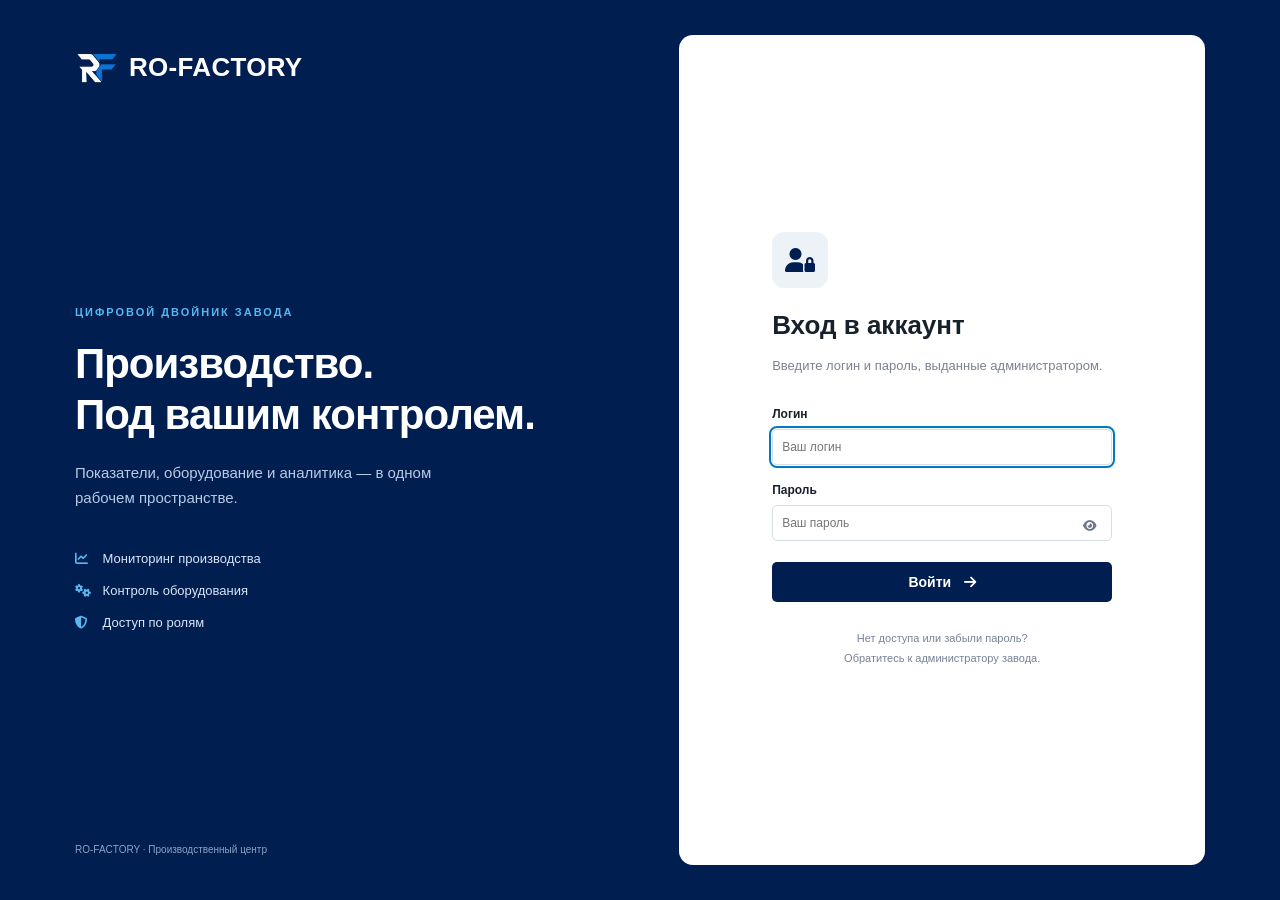
<file: static/login.html>
<!doctype html>
<html lang="ru">
  <head>
    <meta charset="utf-8" />
    <meta name="viewport" content="width=device-width,initial-scale=1" />
    <meta name="theme-color" content="#001e50" />
    <title>Вход · RO-FACTORY</title>
    <link rel="icon" href="/static/assets/ro-factory-logo.png" />
    <link rel="stylesheet" href="/static/vendor/fontawesome/css/all.min.css" />
    <link rel="stylesheet" href="/static/styles.css" />
  </head>
  <body class="login-body">
    <main class="login-layout">
      <section class="login-story">
        <a class="brand" href="/login"
          ><img
            class="brand-logo"
            src="/static/assets/ro-factory-logo.png"
            alt=""
          /><span>RO-FACTORY</span></a
        >
        <div>
          <span class="login-eyebrow">ЦИФРОВОЙ ДВОЙНИК ЗАВОДА</span>
          <h1>Производство.<br />Под вашим контролем.</h1>
          <p>
            Показатели, оборудование и аналитика — в одном рабочем пространстве.
          </p>
          <div class="login-features">
            <span
              ><i class="fa-solid fa-chart-line" aria-hidden="true"></i>
              Мониторинг производства</span
            ><span
              ><i class="fa-solid fa-gears" aria-hidden="true"></i> Контроль
              оборудования</span
            ><span
              ><i class="fa-solid fa-shield-halved" aria-hidden="true"></i>
              Доступ по ролям</span
            >
          </div>
        </div>
        <small>RO-FACTORY · Производственный центр</small>
      </section>
      <section class="login-card">
        <div class="login-card-inner">
          <span class="login-icon"
            ><i class="fa-solid fa-user-lock" aria-hidden="true"></i
          ></span>
          <h2>Вход в аккаунт</h2>
          <p class="muted">Введите логин и пароль, выданные администратором.</p>
          <form id="login-form" class="account-form">
            <label
              >Логин<input
                name="username"
                autocomplete="username"
                required
                maxlength="80"
                placeholder="Ваш логин"
                autofocus /></label
            ><label
              >Пароль
              <div class="password-field">
                <input
                  id="login-password"
                  name="password"
                  type="password"
                  autocomplete="current-password"
                  required
                  maxlength="128"
                  placeholder="Ваш пароль"
                /><button
                  type="button"
                  id="password-toggle"
                  aria-label="Показать пароль"
                  aria-pressed="false"
                >
                  <i class="fa-solid fa-eye" aria-hidden="true"></i>
                </button></div
            ></label>
            <p id="login-error" class="form-error" role="alert" hidden></p>
            <button class="submit-button" type="submit" id="login-submit">
              Войти <i class="fa-solid fa-arrow-right" aria-hidden="true"></i>
            </button>
          </form>
          <p class="login-help">
            Нет доступа или забыли пароль?<br />Обратитесь к администратору
            завода.
          </p>
        </div>
      </section>
    </main>
    <script src="/static/login.js"></script>
  </body>
</html>
</file>
<file: static/styles.css>
* {
  box-sizing: border-box;
}
:root {
  --blue: #007bc1;
  --sky: #001e50;
  --bg: #edf2f7;
  --green: #00875b;
  --orange: #bd6500;
  --red: #c52b35;
}
body {
  margin: 0;
  background: var(--bg);
  font:
    14px Arial,
    sans-serif;
  color: #17212b;
}
button,
a {
  -webkit-tap-highlight-color: transparent;
}
button {
  font: inherit;
  cursor: pointer;
  border: 0;
  border-radius: 5px;
  padding: 8px 12px;
  background: var(--bg);
  color: var(--blue);
}
button:hover {
  filter: brightness(0.96);
}
button:disabled {
  opacity: 0.5;
  cursor: default;
}
a {
  color: var(--blue);
}
button:focus-visible,
a:focus-visible {
  outline: 3px solid #008dcc;
  outline-offset: 3px;
}
.header {
  background: var(--sky);
  color: white;
}
.header-inner {
  max-width: 1120px;
  margin: auto;
  height: 65px;
  display: flex;
  align-items: center;
  justify-content: space-between;
  padding: 0 10px;
}
.brand {
  display: flex;
  align-items: center;
  gap: 10px;
  color: white;
  text-decoration: none;
  font-size: 26px;
  font-weight: 800;
}
.brand svg {
  width: 44px;
  height: 44px;
}
.profile {
  display: flex;
  align-items: center;
  gap: 16px;
  font-weight: bold;
}
.avatar {
  width: 40px;
  height: 40px;
  background: white;
  border-radius: 50%;
  position: relative;
}
.avatar i {
  position: absolute;
  right: 0;
  bottom: 0;
  width: 12px;
  height: 12px;
  border-radius: 50%;
  background: var(--green);
  border: 2px solid white;
}
.layout {
  max-width: 1120px;
  margin: 14px auto 30px;
  padding: 0 10px;
  display: grid;
  grid-template-columns: 202px minmax(0, 1fr) 202px;
  gap: 14px;
  align-items: stretch;
  min-height: calc(100vh - 110px);
}
.sidebar,
.kpi-sidebar,
.panel {
  background: white;
  border-radius: 11px;
}
.sidebar {
  padding: 18px 11px;
  display: flex;
  flex-direction: column;
}
.sidebar nav {
  display: grid;
  gap: 7px;
}
.sidebar nav a {
  padding: 11px 12px;
  display: flex;
  align-items: center;
  gap: 10px;
  font-size: 17px;
  color: #111;
  text-decoration: none;
  border-radius: 7px;
  font-weight: bold;
}
.sidebar nav a.active {
  color: white;
  background: var(--sky);
}
.sidebar-bottom {
  margin-top: auto;
  padding-top: 30px;
  color: #79818d;
  font-size: 11px;
}
.sidebar-bottom button {
  display: block;
  width: 100%;
  margin-top: 9px;
  font-size: 11px;
}
.live-dot,
.active-label:before {
  display: inline-block;
  content: "";
  width: 10px;
  height: 10px;
  border-radius: 50%;
  background: var(--green);
  margin-right: 4px;
}
main {
  min-width: 0;
  display: flex;
  flex-direction: column;
  gap: 14px;
}
.panel {
  padding: 14px;
  min-width: 0;
}
.panel-title {
  display: flex;
  justify-content: space-between;
  align-items: center;
  gap: 8px;
  margin-bottom: 8px;
}
h2,
h3 {
  font-size: 16px;
  margin: 0;
}
h3 {
  font-size: 14px;
}
.active-label {
  color: var(--green);
  font-weight: bold;
  white-space: nowrap;
}
.rule {
  height: 5px;
  border-radius: 3px;
  background: var(--blue);
  margin-bottom: 9px;
}
.stage-grid,
.summary-grid {
  display: grid;
  grid-template-columns: repeat(3, minmax(0, 1fr));
  gap: 16px;
  background: var(--bg);
  padding: 7px;
  border-radius: 10px;
}
.stage {
  background: white;
  border: 2px solid transparent;
  border-radius: 7px;
  padding: 10px 5px;
  text-align: center;
  min-width: 0;
  color: #111;
}
.stage.selected {
  border-color: var(--blue);
}
.stage.warning,
.stage.critical {
  background: #fff3e0;
}
.stage.critical strong {
  color: var(--red);
}
.stage strong {
  display: block;
  font-size: 27px;
  color: var(--green);
  margin: 14px 0;
}
.stage.warning strong {
  color: var(--orange);
}
.stage b {
  font-size: 10px;
  text-transform: uppercase;
}
.stage small {
  font-size: 10px;
}
.flow-stats,
.detail-stats {
  display: flex;
  gap: 15px;
  flex-wrap: wrap;
  margin-top: 17px;
  font-size: 10px;
}
.flow-stats b,
.detail-stats b {
  color: var(--blue);
}
.empty {
  min-height: 270px;
  text-align: center;
  padding: 24px 8px;
}
.empty p {
  margin: 3px 0 24px;
}
.sad {
  background: #a4a7af;
  color: white;
  font-size: 48px;
  width: 66px;
  height: 66px;
  border-radius: 50%;
  display: grid;
  place-content: center;
  margin: auto;
}
.cols {
  display: grid;
  grid-template-columns: 1fr 1fr;
  gap: 14px;
}
.chart-wrap {
  height: 200px;
}
.chart-wrap canvas {
  width: 100%;
  height: 100%;
}
.chart-legend {
  display: flex;
  gap: 12px;
  flex-wrap: wrap;
  font-size: 10px;
}
.chart-legend i {
  display: inline-block;
  width: 7px;
  height: 7px;
  border-radius: 50%;
  margin-right: 5px;
}
.insight {
  padding: 12px;
  background: var(--bg);
  border-radius: 6px;
  margin: 8px 0;
  display: flex;
  gap: 8px;
}
.insight.high {
  background: #fff4e4;
}
.insight h3 {
  font-size: 12px;
}
.insight p {
  font-size: 11px;
  line-height: 1.5;
  margin: 6px 0;
}
.insight-mark {
  color: var(--orange);
  font-size: 20px;
}
.alert-box {
  font-size: 11px;
  line-height: 1.6;
  padding: 9px;
  border-radius: 6px;
  background: #edf7f2;
}
.alert-box.has-alert {
  background: #fff3d7;
}
.text-button {
  font-size: 11px;
  padding: 0;
  background: none;
  text-decoration: underline;
}
.kpi-sidebar {
  padding: 16px;
}
.kpi h3 {
  margin: 0 0 10px;
  font-size: 16px;
}
.kpi > div {
  background: var(--bg);
  border-radius: 7px;
  padding: 10px;
  text-align: center;
  color: var(--blue);
  font-size: 18px;
}
.kpi {
  margin-bottom: 13px;
}
.kpi small,
.period {
  font-size: 10px;
  color: #79818d;
  display: block;
  margin-top: 5px;
}
.kpi-sidebar > button {
  width: 100%;
  margin-top: 12px;
}
.muted,
.subline {
  color: #7b8290;
  font-size: 11px;
  line-height: 1.6;
}
.subline {
  margin-bottom: 7px;
}
.detail-title {
  font-size: 17px;
  font-weight: bold;
  margin: 12px 0;
}
.detail-title small {
  display: block;
  font-size: 11px;
  color: #7b8290;
  margin-top: 5px;
}
.metrics {
  display: grid;
  grid-template-columns: repeat(3, 1fr);
  gap: 8px;
}
.metric {
  padding: 16px 8px;
  background: var(--bg);
  border-radius: 7px;
  text-align: center;
}
.metric strong {
  display: block;
  font-size: 22px;
  color: var(--blue);
  margin-bottom: 7px;
}
.metric small {
  font-size: 10px;
}
.event-row {
  display: flex;
  gap: 9px;
  padding: 10px 0;
  border-bottom: 1px solid var(--bg);
  align-items: start;
}
.event-icon {
  color: var(--green);
}
.event-icon.critical {
  color: var(--red);
}
.event-icon.warning {
  color: var(--orange);
}
.event-copy {
  flex: 1;
  font-size: 11px;
}
.event-copy p {
  color: #79818d;
  font-size: 10px;
  margin: 4px 0;
}
.event-time {
  font-size: 10px;
  color: #79818d;
}
.event-empty {
  font-size: 12px;
  padding: 18px;
  color: #79818d;
}
.table-wrap {
  overflow: auto;
  background: var(--bg);
  border-radius: 8px;
  padding: 7px;
  min-height: 290px;
}
table {
  width: 100%;
  border-collapse: separate;
  border-spacing: 0 6px;
  font-size: 11px;
}
th {
  text-align: left;
  font-weight: normal;
  padding: 8px;
  white-space: nowrap;
}
td {
  background: white;
  padding: 12px 8px;
}
td:first-child {
  border-radius: 6px 0 0 6px;
}
td:last-child {
  border-radius: 0 6px 6px 0;
}
.pill {
  padding: 4px 7px;
  border-radius: 4px;
  background: #fff3e0;
  white-space: nowrap;
}
.pill.bad {
  color: var(--red);
}
.pill.good {
  color: #00875b;
}
.plan-summary {
  display: flex;
  justify-content: space-between;
  font-size: 12px;
  margin: 15px 0;
}
.plan-summary strong {
  display: block;
  font-size: 26px;
  color: var(--blue);
}
.plan-progress {
  background: var(--bg);
  height: 8px;
  border-radius: 5px;
  overflow: hidden;
}
.plan-progress > div {
  height: 100%;
  background: var(--sky);
}
.plan-row {
  display: grid;
  grid-template-columns: 90px 1fr 45px;
  align-items: center;
  gap: 8px;
  margin: 15px 0;
  font-size: 11px;
}
.plan-bar {
  height: 8px;
  background: var(--bg);
  border-radius: 5px;
}
.plan-bar i {
  display: block;
  height: 100%;
  background: var(--sky);
  border-radius: 5px;
}
.plan-add {
  font-size: 9px;
  color: #7b8290;
  margin-top: 4px;
}
.plan-gap {
  color: var(--orange);
  max-width: 130px;
}
dialog {
  border: 0;
  border-radius: 12px;
  padding: 30px;
  width: min(420px, 90vw);
}
dialog::backdrop {
  background: #13344966;
}
.dialog-close {
  float: right;
}
.scenario-options {
  display: grid;
  gap: 12px;
}
.toast {
  position: fixed;
  bottom: 22px;
  left: 50%;
  transform: translate(-50%, 15px);
  background: #12374c;
  color: white;
  padding: 13px 22px;
  border-radius: 8px;
  opacity: 0;
  pointer-events: none;
  transition: 0.2s;
  max-width: 90vw;
  z-index: 10;
}
.toast.show {
  opacity: 1;
  transform: translate(-50%, 0);
}
@media (min-width: 1400px) {
  .layout,
  .header-inner {
    max-width: 1240px;
  }
  .layout {
    grid-template-columns: 210px minmax(0, 1fr) 210px;
  }
}
@media (max-width: 950px) {
  .layout {
    grid-template-columns: 172px minmax(0, 1fr) 160px;
  }
  .sidebar nav a {
    font-size: 14px;
    padding: 10px 8px;
  }
  .cols {
    grid-template-columns: 1fr;
  }
  .stage-grid {
    gap: 6px;
  }
  .kpi-sidebar {
    padding: 12px;
  }
}
@media (max-width: 720px) {
  .header-inner {
    height: 60px;
  }
  .brand {
    font-size: 21px;
  }
  .brand svg {
    width: 35px;
  }
  .profile > span:first-child {
    display: none;
  }
  .layout {
    grid-template-columns: minmax(0, 1fr);
    margin-top: 10px;
  }
  .sidebar {
    padding: 8px;
  }
  .sidebar nav {
    grid-template-columns: repeat(3, 1fr);
    gap: 3px;
  }
  .sidebar nav a {
    font-size: 11px;
    gap: 5px;
    padding: 10px 5px;
    justify-content: center;
  }
  .sidebar-bottom {
    display: flex;
    align-items: center;
    gap: 8px;
    padding-top: 9px;
  }
  .sidebar-bottom button {
    width: auto;
    margin: 0;
  }
  .kpi-sidebar {
    display: grid;
    grid-template-columns: 1fr 1fr;
    gap: 10px;
  }
  .kpi {
    margin: 0;
  }
  .kpi h3 {
    font-size: 13px;
  }
  .kpi > div {
    font-size: 16px;
  }
  .panel {
    padding: 12px;
  }
  .stage strong {
    font-size: 23px;
  }
  .stage b {
    font-size: 9px;
  }
  .cols {
    grid-template-columns: 1fr;
  }
  .event-time {
    max-width: 65px;
  }
  .metrics {
    gap: 5px;
  }
  .metric strong {
    font-size: 18px;
  }
}
/* Font Awesome icon alignment */
.sidebar nav a > .fa-solid {
  width: 18px;
  text-align: center;
  flex-shrink: 0;
}
.panel-title h2 > .fa-solid,
.kpi h3 > .fa-solid {
  margin-right: 4px;
}
.sad .fa-solid {
  font-size: 64px;
}
.event-icon .fa-solid {
  width: 14px;
  text-align: center;
}

/* Precision automotive palette and reference chart layout */
.header {
  border-bottom: 1px solid #173961;
}
.sidebar,
.kpi-sidebar,
.panel {
  border: 1px solid #e3e8ee;
  box-shadow: 0 1px 2px #001e5005;
}
.rule {
  height: 4px;
}
.sidebar nav a.active {
  background: var(--sky);
}
.sidebar nav a:hover:not(.active) {
  background: var(--bg);
}
.stage.selected {
  box-shadow: 0 0 0 1px var(--blue);
}
.stage strong {
  color: var(--green);
}
.panel-title h2 {
  line-height: 1.4;
}
.kpi > div {
  font-weight: 600;
}
.avatar {
  background: #f1f5f9;
}
.chart-wrap {
  height: 190px;
}
.chart-wrap #output-chart {
  width: 100%;
  height: 100%;
}
#output-chart svg {
  width: 100%;
  height: 100%;
  display: block;
}
#output-chart text {
  font:
    10px Arial,
    sans-serif;
  fill: #66778a;
}
.chart-grid {
  stroke: #e0e5eb;
  stroke-width: 1;
}
.chart-line {
  fill: none;
  stroke: var(--blue);
  stroke-width: 1.7;
  stroke-linecap: round;
  stroke-linejoin: round;
}
.chart-point {
  fill: white;
  stroke: var(--blue);
  stroke-width: 1.4;
}
.chart-point:hover {
  fill: var(--blue);
  r: 5;
}
select {
  font:
    11px Arial,
    sans-serif;
  color: var(--blue);
  border: 0;
  border-radius: 4px;
  background: var(--bg);
  padding: 6px 8px;
  max-width: 130px;
}
.chart-empty {
  height: 100%;
  display: grid;
  place-items: center;
  font-size: 12px;
  color: #66778a;
}
.cols > .panel {
  height: 100%;
}
.production-bottom {
  grid-template-columns: 1.25fr 1fr;
}
.plan-fact {
  display: grid;
  gap: 18px;
  margin: 18px 0;
}
.fact-row > div:first-child {
  display: flex;
  justify-content: space-between;
  gap: 8px;
  font-size: 11px;
  margin-bottom: 7px;
}
.fact-row b {
  font-weight: 500;
}
.fact-row span {
  color: #66778a;
}
.fact-track {
  height: 18px;
  background: var(--bg);
  border-radius: 4px;
  overflow: hidden;
}
.fact-track span {
  height: 100%;
  display: block;
  background: var(--blue);
  border-radius: 4px;
}
.fact-legend {
  display: flex;
  align-items: center;
  gap: 6px;
  color: #66778a;
  font-size: 10px;
}
.fact-legend i {
  width: 8px;
  height: 8px;
  background: var(--blue);
  border-radius: 2px;
}
.fact-legend i:nth-of-type(2) {
  background: var(--bg);
  margin-left: 9px;
  border: 1px solid #d2dce6;
}
.bottleneck {
  padding: 9px;
  border: 1px solid #d9e1e9;
  border-radius: 5px;
  background: #f5f7fa;
  margin-bottom: 8px;
}
.bottleneck.warning {
  background: #fff4e4;
  border-color: #e9c28a;
}
.bottleneck.critical {
  background: #fff0f0;
  border-color: #e5a5aa;
}
.bottleneck-heading {
  display: flex;
  justify-content: space-between;
  gap: 8px;
  font-size: 10px;
}
.bottleneck-heading a {
  font-size: 9px;
}
.bottleneck-metrics {
  display: grid;
  grid-template-columns: repeat(3, 1fr);
  gap: 8px;
  margin-top: 8px;
  font-size: 11px;
}
.bottleneck-metrics small {
  display: block;
  font-size: 8px;
  color: #6a7889;
  margin-bottom: 5px;
}
.brand-logo {
  height: 44px;
  width: 44px;
  object-fit: contain;
  flex-shrink: 0;
}
.brand > span {
  letter-spacing: 0.3px;
}
.sad {
  background: none;
  color: #a0a8b2;
}
.sidebar nav a > .fa-solid {
  font-size: 15px;
}
.insight-mark {
  color: var(--orange);
}
.event-row:last-child {
  border-bottom: 0;
}
@media (max-width: 950px) {
  .production-bottom {
    grid-template-columns: 1fr;
  }
}
@media (max-width: 720px) {
  .brand-logo {
    width: 36px;
    height: 36px;
  }
  .chart-wrap {
    height: 210px;
  }
}
.sidebar nav a {
  font-size: 15px;
  min-width: 0;
}
.sidebar nav a span {
  min-width: 0;
}
@media (max-width: 950px) {
  .sidebar nav a {
    font-size: 14px;
  }
}
@media (max-width: 720px) {
  .sidebar nav a {
    font-size: 11px;
  }
}
/* Accounts and authentication */
[hidden] {
  display: none !important;
}
.profile-menu {
  position: relative;
}
.profile-trigger {
  display: flex;
  align-items: center;
  gap: 13px;
  background: none;
  color: white;
  padding: 4px;
  max-width: 320px;
  font-weight: 600;
}
.profile-trigger > #header-name {
  max-width: 210px;
  overflow: hidden;
  text-overflow: ellipsis;
  white-space: nowrap;
}
.profile-trigger > .fa-chevron-down {
  font-size: 10px;
}
.avatar {
  display: grid;
  place-items: center;
  flex-shrink: 0;
  color: #001e50;
  font-size: 13px;
}
.profile-dropdown {
  position: absolute;
  right: 0;
  top: calc(100% + 12px);
  width: 230px;
  background: white;
  color: #17212b;
  border: 1px solid #dce4ed;
  border-radius: 10px;
  padding: 8px;
  box-shadow: 0 12px 35px #001e5024;
  z-index: 30;
}
.dropdown-identity {
  padding: 9px 10px 13px;
  border-bottom: 1px solid #e3e8ee;
  margin-bottom: 5px;
}
.dropdown-identity b {
  display: block;
  overflow-wrap: anywhere;
}
.dropdown-identity small {
  color: #758396;
  font-size: 11px;
  display: block;
  margin-top: 4px;
}
.profile-dropdown > a,
.profile-dropdown > button {
  display: flex;
  align-items: center;
  gap: 10px;
  padding: 11px 10px;
  border-radius: 6px;
  width: 100%;
  color: #17212b;
  text-decoration: none;
  font-size: 13px;
  background: white;
  text-align: left;
}
.profile-dropdown > a:hover,
.profile-dropdown > button:hover {
  background: #edf2f7;
}
.profile-dropdown > button {
  color: #c52b35;
}
.profile-dropdown .fa-solid {
  width: 16px;
  text-align: center;
}
.account-form {
  display: grid;
  gap: 18px;
  max-width: 650px;
}
.account-form label {
  display: grid;
  gap: 8px;
  font-size: 12px;
  font-weight: 600;
}
.account-form input,
.account-form select {
  width: 100%;
  max-width: none;
  border: 1px solid #ccd8e4;
  border-radius: 6px;
  background: white;
  font:
    14px Arial,
    sans-serif;
  color: #17212b;
  padding: 12px;
  min-height: 43px;
}
.account-form input:focus,
.account-form select:focus {
  outline: 2px solid #007bc1;
  outline-offset: 1px;
}
.submit-button {
  background: #001e50;
  color: white;
  font-weight: 600;
  padding: 12px 18px;
  justify-self: start;
}
.submit-button .fa-solid {
  margin-left: 9px;
}
.form-error {
  font-size: 12px;
  color: #b12330;
  background: #fff0f0;
  border-radius: 5px;
  padding: 10px;
  line-height: 1.5;
  margin: 0;
}
.form-grid {
  display: grid;
  grid-template-columns: 1fr 1fr;
  gap: 18px;
}
.form-full {
  grid-column: 1/-1;
}
.cabinet-welcome {
  padding: 12px 0 4px;
}
.cabinet-welcome h1,
.profile-card h1 {
  font-size: 24px;
  margin: 12px 0 8px;
  overflow-wrap: anywhere;
}
.role-badge {
  display: inline-block;
  border-radius: 4px;
  background: #edf2f7;
  color: #001e50;
  padding: 5px 9px;
  font-size: 10px;
  font-weight: 600;
}
.account-stats {
  display: grid;
  grid-template-columns: repeat(3, 1fr);
  gap: 10px;
  margin: 15px 0;
}
.account-stats article {
  border: 1px solid #e1e7ee;
  border-radius: 7px;
  padding: 15px;
  background: #f6f8fb;
}
.account-stats article > span {
  font-size: 11px;
  color: #6a7889;
}
.account-stats strong {
  display: block;
  color: #001e50;
  font-size: 25px;
  margin-top: 10px;
}
.account-stats small {
  font-size: 12px;
}
.account-links {
  display: flex;
  gap: 10px;
  flex-wrap: wrap;
  margin: 14px 0;
}
.account-links a {
  padding: 10px;
  background: #edf2f7;
  border-radius: 5px;
  text-decoration: none;
  font-size: 12px;
}
.account-links .fa-solid {
  margin-right: 5px;
}
.account-details {
  margin: 15px 0 22px;
  display: grid;
  gap: 13px;
}
.account-details > div {
  display: flex;
  gap: 15px;
  justify-content: space-between;
  padding-bottom: 10px;
  border-bottom: 1px solid #edf2f7;
  font-size: 12px;
}
.account-details dt {
  color: #758396;
}
.account-details dd {
  margin: 0;
  text-align: right;
  overflow-wrap: anywhere;
}
.users-table {
  min-height: 0;
}
.users-table button {
  font-size: 10px;
  padding: 7px;
  white-space: nowrap;
}
.profile-card {
  display: flex;
  gap: 16px;
  align-items: center;
  margin: 20px 0;
}
.profile-large-avatar {
  display: grid;
  place-items: center;
  width: 65px;
  height: 65px;
  background: #edf2f7;
  color: #001e50;
  border-radius: 50%;
  font-size: 26px;
  flex-shrink: 0;
}
.profile-card h1 {
  margin-top: 0;
}
.login-body {
  background: #001e50;
}
.login-layout {
  max-width: 1180px;
  margin: 0 auto;
  min-height: 100vh;
  display: grid;
  grid-template-columns: 1.15fr 1fr;
  gap: 0;
  padding: 35px 25px;
}
.login-story {
  display: flex;
  flex-direction: column;
  justify-content: space-between;
  color: white;
  padding: 10px 50px 10px 0;
  min-width: 0;
}
.login-story h1 {
  font-size: 42px;
  line-height: 1.2;
  letter-spacing: -1px;
  margin: 20px 0;
}
.login-story p {
  max-width: 410px;
  color: #b8cbe3;
  font-size: 15px;
  line-height: 1.7;
}
.login-eyebrow {
  color: #58b8ef;
  font-size: 11px;
  font-weight: 600;
  letter-spacing: 2px;
}
.login-features {
  display: grid;
  gap: 17px;
  margin-top: 40px;
  color: #d7e6f6;
  font-size: 13px;
}
.login-features .fa-solid {
  color: #58b8ef;
  width: 24px;
}
.login-story > small {
  color: #8ba4c5;
  font-size: 10px;
}
.login-card {
  background: white;
  border-radius: 14px;
  display: flex;
  align-items: center;
  justify-content: center;
  padding: 50px 40px;
  min-width: 0;
}
.login-card-inner {
  width: 100%;
  max-width: 340px;
}
.login-icon {
  display: grid;
  place-items: center;
  background: #edf2f7;
  color: #001e50;
  font-size: 24px;
  width: 56px;
  height: 56px;
  border-radius: 12px;
  margin-bottom: 22px;
}
.login-card h2 {
  font-size: 26px;
}
.login-card .muted {
  margin: 14px 0 30px;
  font-size: 13px;
  line-height: 1.7;
}
.login-card .submit-button {
  justify-self: stretch;
  text-align: center;
  margin-top: 3px;
}
.password-field {
  position: relative;
}
.password-field input {
  padding-right: 46px;
}
.password-field button {
  position: absolute;
  right: 4px;
  top: 4px;
  width: 36px;
  height: 35px;
  padding: 0;
  background: none;
  color: #6a7889;
}
.login-help {
  color: #758396;
  font-size: 11px;
  line-height: 1.8;
  margin: 27px 0 0;
  text-align: center;
}
@media (max-width: 900px) {
  .login-layout {
    padding: 20px;
    grid-template-columns: 1fr 1fr;
  }
  .login-story {
    padding-right: 25px;
  }
  .login-story h1 {
    font-size: 32px;
  }
  .login-card {
    padding: 35px 25px;
  }
}
@media (max-width: 720px) {
  .profile-trigger > #header-name {
    display: none;
  }
  .profile-trigger {
    gap: 8px;
  }
  .account-stats {
    gap: 6px;
  }
  .account-stats article {
    padding: 10px;
  }
  .account-stats strong {
    font-size: 21px;
  }
  .form-grid {
    grid-template-columns: 1fr;
  }
  .cabinet-welcome h1,
  .profile-card h1 {
    font-size: 21px;
  }
  .login-layout {
    padding: 22px 15px;
    grid-template-columns: 1fr;
    gap: 25px;
    min-height: 100vh;
  }
  .login-story {
    padding: 0;
  }
  .login-story > div,
  .login-story > small {
    display: none;
  }
  .login-story .brand {
    font-size: 23px;
  }
  .login-card {
    padding: 35px 25px;
    border-radius: 12px;
  }
  .profile-dropdown {
    right: 0;
  }
  .account-details > div {
    gap: 10px;
  }
  .sidebar nav {
    grid-template-columns: repeat(3, minmax(0, 1fr));
  }
  .sidebar nav a:first-child {
    grid-column: 1/-1;
  }
}
/* Responsive navigation: mobile and tablet drawer */
.menu-toggle,
.drawer-heading {
  display: none;
}
.menu-backdrop {
  position: fixed;
  inset: 0;
  background: #07182f80;
  z-index: 50;
  border-radius: 0;
  touch-action: none;
}
.drawer-open {
  overflow: hidden;
}
.menu-backdrop:hover {
  filter: none;
}
#content:focus {
  outline: none;
}
.table-wrap:focus-visible {
  outline: 2px solid var(--blue);
  outline-offset: 2px;
}
@media (max-width: 1023px) {
  .header {
    position: sticky;
    top: 0;
    z-index: 40;
  }
  .header-inner {
    gap: 12px;
    padding: 0 16px;
  }
  .header .brand {
    margin-right: auto;
  }
  .menu-toggle {
    display: grid;
    place-items: center;
    background: none;
    color: white;
    width: 44px;
    height: 44px;
    padding: 0;
    flex-shrink: 0;
    font-size: 20px;
  }
  .layout {
    grid-template-columns: minmax(0, 1fr) 175px;
    padding: 0 14px;
    gap: 12px;
  }
  .sidebar {
    position: fixed;
    top: 0;
    left: 0;
    bottom: 0;
    width: min(300px, calc(100vw - 40px));
    z-index: 60;
    transform: translateX(-105%);
    visibility: hidden;
    transition:
      transform 0.2s ease,
      visibility 0.2s ease;
    border-radius: 0 14px 14px 0;
    margin: 0;
    padding: 18px 14px;
    overflow-y: auto;
    overscroll-behavior: contain;
    box-shadow: 8px 0 30px #001e501f;
    display: flex;
    flex-direction: column;
  }
  .drawer-open .sidebar {
    transform: translateX(0);
    visibility: visible;
  }
  .drawer-heading {
    display: flex;
    align-items: center;
    justify-content: space-between;
    padding: 0 8px 15px;
    margin-bottom: 6px;
    border-bottom: 1px solid #e1e7ee;
    font-size: 17px;
  }
  .drawer-heading button {
    width: 44px;
    height: 44px;
    display: grid;
    place-items: center;
    font-size: 20px;
    background: #edf2f7;
    padding: 0;
    color: #001e50;
  }
  .sidebar nav {
    display: grid;
    grid-template-columns: 1fr;
    gap: 6px;
  }
  .sidebar nav a,
  .sidebar nav a:first-child {
    grid-column: auto;
    justify-content: flex-start;
    font-size: 15px;
    padding: 13px 14px;
    min-height: 46px;
    gap: 12px;
  }
  .sidebar-bottom {
    display: block;
    padding: 24px 8px 8px;
    font-size: 12px;
  }
  .sidebar-bottom button {
    display: block;
    width: 100%;
    margin-top: 12px;
    padding: 12px;
    font-size: 12px;
    min-height: 44px;
  }
  .profile-trigger > #header-name {
    max-width: 170px;
  }
  .cols {
    grid-template-columns: 1fr 1fr;
  }
  .production-bottom {
    grid-template-columns: 1fr 1fr;
  }
  .account-form input,
  .account-form select {
    font-size: 16px;
  }
  .account-form .submit-button {
    min-height: 44px;
  }
  .kpi-sidebar > button {
    min-height: 44px;
  }
  .profile-dropdown > a,
  .profile-dropdown > button {
    min-height: 44px;
  }
  .text-button {
    min-height: 30px;
    display: inline-flex;
    align-items: center;
  }
}
@media (max-width: 820px) {
  .cols,
  .production-bottom {
    grid-template-columns: 1fr;
  }
  .layout {
    grid-template-columns: minmax(0, 1fr) 160px;
  }
  .profile-trigger > #header-name {
    display: none;
  }
  .account-stats {
    grid-template-columns: repeat(3, minmax(0, 1fr));
  }
  .account-stats article {
    padding: 12px 8px;
  }
  .account-stats strong {
    font-size: 22px;
  }
}
@media (max-width: 720px) {
  .header-inner {
    height: 62px;
    padding: 0 10px;
    gap: 8px;
  }
  .header .brand {
    gap: 5px;
    font-size: 20px;
  }
  .brand-logo {
    width: 32px;
    height: 32px;
  }
  .profile-trigger {
    padding: 0;
    gap: 5px;
  }
  .profile-trigger > .avatar {
    width: 35px;
    height: 35px;
  }
  .profile-trigger > .fa-chevron-down {
    display: none;
  }
  .menu-toggle {
    width: 40px;
    height: 44px;
  }
  .layout {
    display: flex;
    flex-direction: column;
    padding: 0 10px;
    gap: 12px;
    margin-top: 12px;
    min-height: calc(100dvh - 90px);
  }
  .layout > main {
    order: 2;
    width: 100%;
  }
  .kpi-sidebar {
    order: 1;
    width: 100%;
    display: grid;
    grid-template-columns: repeat(4, minmax(0, 1fr));
    gap: 8px;
    padding: 10px;
  }
  .kpi-sidebar .kpi h3 {
    font-size: 10px;
    line-height: 1.4;
    white-space: nowrap;
    margin-bottom: 6px;
  }
  .kpi-sidebar .kpi > div {
    font-size: 15px;
    padding: 9px 3px;
  }
  .kpi-sidebar .kpi small {
    font-size: 8px;
  }
  .kpi-sidebar > .period {
    grid-column: 1/4;
    align-self: center;
    font-size: 9px;
    margin: 0;
  }
  .kpi-sidebar > #refresh-button {
    grid-column: 4;
    font-size: 10px;
    padding: 7px 3px;
    margin: 0;
    min-height: 36px;
  }
  .panel-title {
    align-items: flex-start;
  }
  .panel-title h2 {
    font-size: 15px;
  }
  .stage-grid {
    gap: 6px;
    padding: 6px;
  }
  .stage {
    padding: 9px 2px;
    min-height: 90px;
  }
  .stage strong {
    font-size: 24px;
    margin: 12px 0;
  }
  .flow-stats,
  .detail-stats {
    font-size: 10px;
    gap: 9px;
    margin-top: 12px;
  }
  .metric {
    padding: 13px 4px;
  }
  .metric strong {
    font-size: 20px;
  }
  .chart-wrap {
    height: 220px;
  }
  .plan-row {
    grid-template-columns: 85px minmax(0, 1fr) 38px;
    gap: 6px;
  }
  .account-form {
    gap: 16px;
  }
  .form-grid {
    grid-template-columns: 1fr;
  }
  .profile-card {
    margin: 14px 0;
    gap: 12px;
  }
  .profile-large-avatar {
    width: 52px;
    height: 52px;
    font-size: 22px;
  }
  .profile-dropdown {
    max-width: calc(100vw - 20px);
  }
  .users-table table {
    min-width: 540px;
  }
  .table-wrap table {
    font-size: 11px;
  }
  .table-wrap {
    overscroll-behavior-x: contain;
  }
  .login-layout {
    display: flex;
    flex-direction: column;
    gap: 25px;
    padding: 24px 15px;
    min-height: 100dvh;
  }
  .login-card {
    flex: 1;
    padding: 32px 24px;
  }
  .login-story {
    flex: 0 0 auto;
  }
  .login-card-inner {
    max-width: 380px;
  }
  .login-card h2 {
    font-size: 24px;
  }
  .login-card .account-form input {
    font-size: 16px;
  }
  .submit-button {
    width: 100%;
    justify-self: stretch;
  }
  .profile-trigger:focus-visible,
  .menu-toggle:focus-visible {
    outline-color: white;
  }
}
@media (max-width: 360px) {
  .header .brand {
    font-size: 17px;
  }
  .brand-logo {
    width: 29px;
    height: 29px;
  }
  .header-inner {
    gap: 5px;
  }
  .kpi-sidebar {
    grid-template-columns: 1fr 1fr;
    gap: 10px;
  }
  .kpi-sidebar .kpi h3 {
    font-size: 12px;
  }
  .kpi-sidebar .kpi > div {
    font-size: 17px;
  }
  .kpi-sidebar > .period {
    grid-column: 1;
  }
  .kpi-sidebar > #refresh-button {
    grid-column: 2;
  }
  .account-stats {
    grid-template-columns: 1fr;
  }
  .account-stats article {
    display: flex;
    justify-content: space-between;
    align-items: center;
  }
  .account-stats strong {
    margin: 0;
  }
  .metrics {
    grid-template-columns: 1fr;
  }
  .metric {
    display: flex;
    align-items: center;
    justify-content: space-between;
    padding: 12px;
  }
  .metric strong {
    margin: 0;
  }
  .stage strong {
    font-size: 21px;
  }
  .stage b {
    font-size: 8px;
  }
  .panel {
    padding: 10px;
  }
  .login-card {
    padding: 28px 20px;
  }
}
@media (prefers-reduced-motion: reduce) {
  .sidebar {
    transition: none;
  }
}
@media (max-width: 480px) {
  .kpi-sidebar {
    grid-template-columns: 1fr 1fr;
    gap: 10px;
  }
  .kpi-sidebar .kpi h3 {
    font-size: 12px;
  }
  .kpi-sidebar .kpi > div {
    font-size: 18px;
  }
  .kpi-sidebar > .period {
    grid-column: 1;
    font-size: 9px;
  }
  .kpi-sidebar > #refresh-button {
    grid-column: 2;
    font-size: 11px;
  }
  .kpi-sidebar .kpi small {
    font-size: 9px;
  }
}

/* Report filters and new production workflows */
[hidden]{display:none!important}
.filter-toolbar{max-width:1120px;margin:12px auto 0;padding:10px;display:flex;align-items:end;gap:9px;flex-wrap:wrap;background:white;border:1px solid #e3e8ee;border-radius:10px}
.filter-toolbar label{display:grid;gap:4px;color:#66778a;font-size:10px}
.filter-toolbar input,.filter-toolbar select,.account-form input,.account-form select{min-height:36px;padding:7px 9px;border:1px solid #d6dee7;border-radius:5px;background:white;color:#17212b;font:12px Arial,sans-serif}
.filter-toolbar button,.button-link{min-height:36px;padding:9px 12px;border-radius:5px;background:var(--blue);color:white;text-decoration:none;font-size:11px}
.filter-toolbar .secondary-button{background:var(--bg);color:var(--blue)}
.layout{margin-top:10px}
.form-grid{display:grid;grid-template-columns:repeat(2,minmax(0,1fr));gap:12px}
.account-form.form-grid label{display:grid;gap:6px;font-size:11px;color:#536273}
.account-form .form-full{grid-column:1/-1}
.account-form .checkbox-label{display:flex!important;align-items:center;gap:8px!important}
.account-form .checkbox-label input{min-height:0}
.danger-button{background:#fff0f0;color:var(--red)}
.comparison-result{margin-top:14px;padding:12px;border-radius:8px;background:#f2f7fb}
.comparison-result h3{margin-bottom:8px}
.maintenance-alerts{display:grid;grid-template-columns:repeat(auto-fit,minmax(210px,1fr));gap:10px}
.maintenance-alert{display:grid;gap:5px;padding:12px;border-left:4px solid #e6a700;border-radius:6px;background:#fff9e8}
.maintenance-alert.overdue{border-color:#c62828;background:#fff0f0;color:#8d1717}
.maintenance-alert span,.maintenance-alert strong{font-size:12px}
.demo-steps{display:grid;gap:12px;padding-left:24px;line-height:1.55}
.csv-import{margin-top:18px;padding:14px;border:1px solid #e3e8ee;border-radius:8px;background:#f8fafc}
.csv-import form{display:grid;gap:10px;margin-top:10px}
.csv-import input{display:block;margin-top:6px}
.csv-import .form-error{color:#a11}
.action-list,.forecast-grid{display:grid;gap:12px}
.action-card,.forecast-card,.forecast-method{padding:14px;border:1px solid #e3e8ee;border-radius:8px;background:#fff}
.action-card{border-left:4px solid #dfaa2b}
.action-card.critical,.action-card.high,.forecast-card.at_risk{border-left-color:#c62828}
.action-card.resolved{opacity:.72;border-left-color:#25805a}
.action-head,.forecast-card>div{display:flex;align-items:center;justify-content:space-between;gap:10px}
.action-card h3{margin:10px 0 6px}
.action-card p,.forecast-method p{margin:6px 0}
.action-controls{display:flex;align-items:end;gap:10px;flex-wrap:wrap;margin-top:12px}
.action-controls label{display:grid;gap:4px;font-size:11px}
.action-controls input,.action-controls select{min-height:34px;padding:7px;border:1px solid #d6dee7;border-radius:5px}
.forecast-grid{grid-template-columns:repeat(auto-fit,minmax(230px,1fr))}
.forecast-card{display:grid;gap:6px}
.forecast-card.on_track{border-top:3px solid #25805a}
.forecast-card.at_risk{border-top:3px solid #c62828}
.forecast-card strong{font-size:20px}
.forecast-card small,.forecast-method small{color:#66778a;line-height:1.5}
.forecast-method{margin-top:14px;background:#f8fafc;line-height:1.5}
.forecast-method ul{margin:8px 0;padding-left:22px}
.impact-estimate{margin:12px 0;padding:12px;border-left:4px solid #d99a13;border-radius:6px;background:#fff8e6}
.impact-estimate p{margin:6px 0;color:#536273}
.impact-estimate strong{display:block;margin-top:6px}
@media(max-width:1150px){.filter-toolbar{margin-left:10px;margin-right:10px}}
@media(max-width:720px){.filter-toolbar{align-items:stretch}.filter-toolbar label{flex:1 1 42%}.filter-toolbar input,.filter-toolbar select{width:100%}.filter-toolbar button,.filter-toolbar .button-link{flex:1 1 auto;text-align:center}.form-grid{grid-template-columns:1fr}}
</file>
